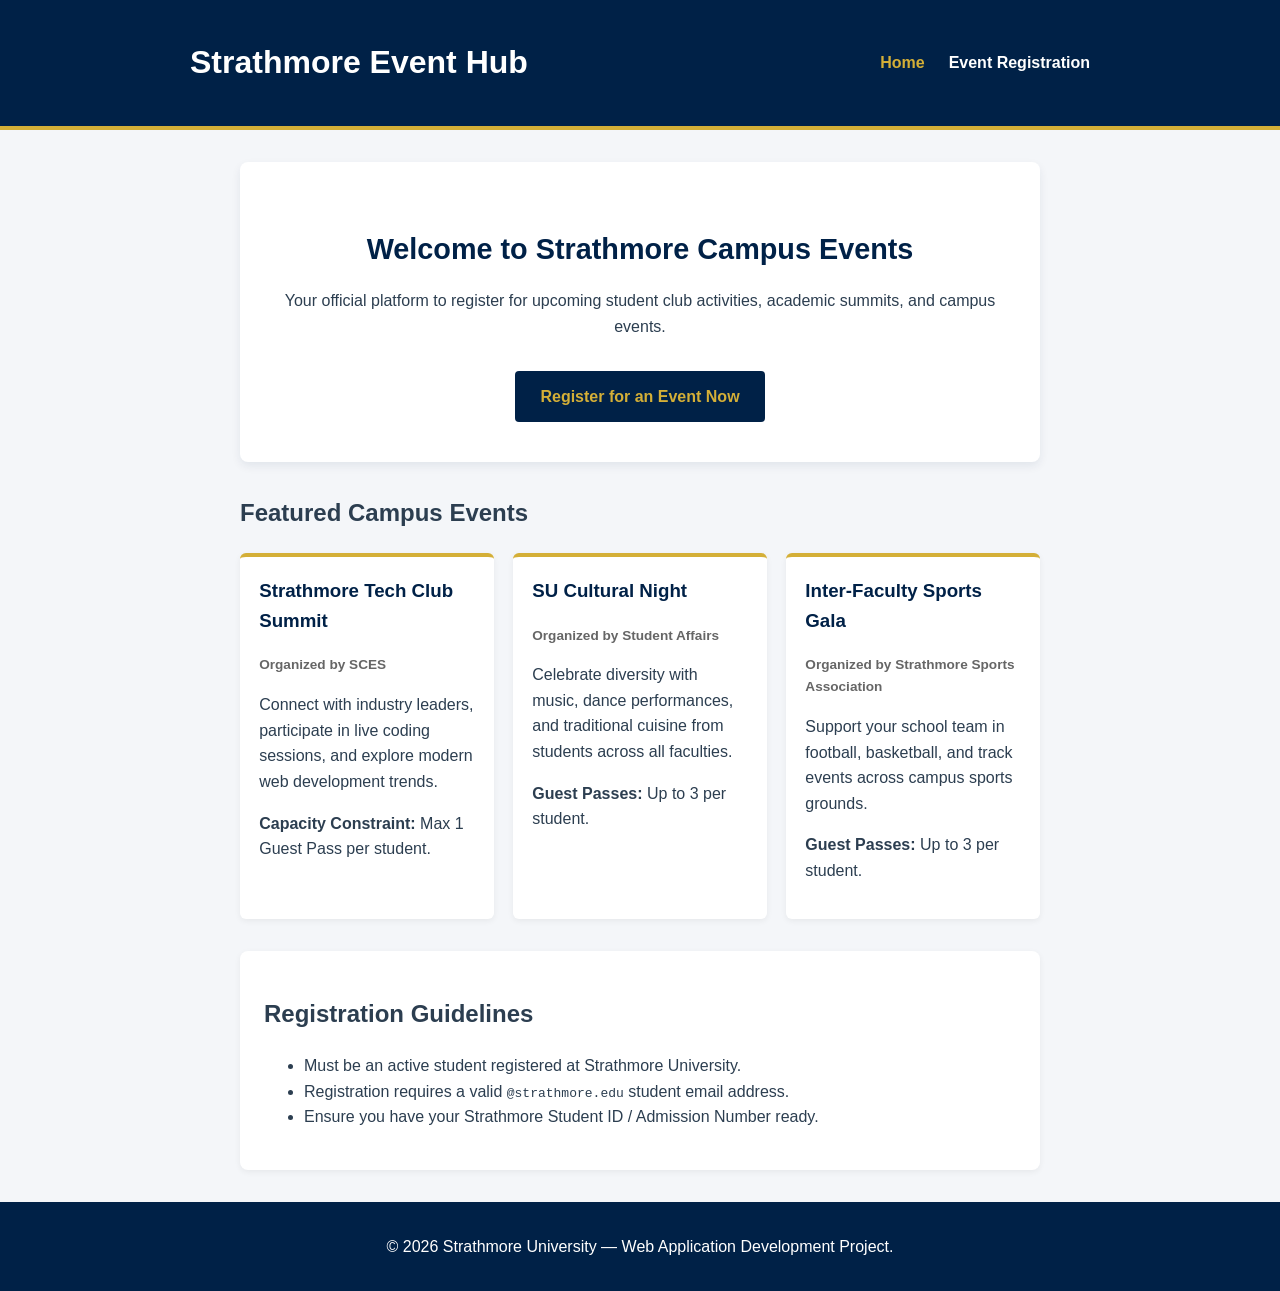
<file: index.html>
<!DOCTYPE html>
<html lang="en">
<head>
    <meta charset="UTF-8">
    <meta name="viewport" content="width=device-width, initial-scale=1.0">
    <title>Strathmore Campus Event Hub - Home</title>
    <link rel="stylesheet" href="css/style.css">
</head>
<body>
    <header>
        <div class="header-container">
            <h1>Strathmore Event Hub</h1>
            <nav>
                <ul>
                    <li><a href="index.html" class="active">Home</a></li>
                    <li><a href="form.html">Event Registration</a></li>
                </ul>
            </nav>
        </div>
    </header>

    <main>
        <section class="hero-section">
            <h2>Welcome to Strathmore Campus Events</h2>
            <p>Your official platform to register for upcoming student club activities, academic summits, and campus events.</p>
            <a href="form.html" class="cta-button">Register for an Event Now</a>
        </section>

        <section class="events-overview">
            <h2>Featured Campus Events</h2>
            
            <div class="events-grid">
                <article class="event-card">
                    <h3>Strathmore Tech Club Summit</h3>
                    <p class="event-faculty">Organized by SCES</p>
                    <p>Connect with industry leaders, participate in live coding sessions, and explore modern web development trends.</p>
                    <p><strong>Capacity Constraint:</strong> Max 1 Guest Pass per student.</p>
                </article>

                <article class="event-card">
                    <h3>SU Cultural Night</h3>
                    <p class="event-faculty">Organized by Student Affairs</p>
                    <p>Celebrate diversity with music, dance performances, and traditional cuisine from students across all faculties.</p>
                    <p><strong>Guest Passes:</strong> Up to 3 per student.</p>
                </article>

                <article class="event-card">
                    <h3>Inter-Faculty Sports Gala</h3>
                    <p class="event-faculty">Organized by Strathmore Sports Association</p>
                    <p>Support your school team in football, basketball, and track events across campus sports grounds.</p>
                    <p><strong>Guest Passes:</strong> Up to 3 per student.</p>
                </article>
            </div>
        </section>

        <section class="guidelines-section">
            <h2>Registration Guidelines</h2>
            <ul>
                <li>Must be an active student registered at Strathmore University.</li>
                <li>Registration requires a valid <code>@strathmore.edu</code> student email address.</li>
                <li>Ensure you have your Strathmore Student ID / Admission Number ready.</li>
            </ul>
        </section>
    </main>

    <footer>
        <p>&copy; 2026 Strathmore University — Web Application Development Project.</p>
    </footer>
</body>
</html>
</file>
<file: css/style.css>
:root {
    --su-navy: #002147;
    --su-gold: #D4AF37;
    --su-light-bg: #f4f6f9;
    --su-card: #ffffff;
    --error-red: #d9534f;
    --text-dark: #2c3e50;
}

body {
    font-family: 'Segoe UI', Arial, sans-serif;
    margin: 0;
    padding: 0;
    background-color: var(--su-light-bg);
    color: var(--text-dark);
    line-height: 1.6;
}

header {
    background-color: var(--su-navy);
    color: white;
    padding: 1rem 0;
    border-bottom: 4px solid var(--su-gold);
}

.header-container {
    max-width: 900px;
    margin: 0 auto;
    padding: 0 1rem;
    display: flex;
    justify-content: space-between;
    align-items: center;
}

nav ul {
    list-style: none;
    display: flex;
    gap: 1.5rem;
    margin: 0;
    padding: 0;
}

nav a {
    color: white;
    text-decoration: none;
    font-weight: bold;
}

nav a.active, nav a:hover, nav a:focus {
    color: var(--su-gold);
    outline: none;
}

main {
    max-width: 800px;
    margin: 2rem auto;
    padding: 0 1rem;
}

.form-container {
    background: var(--su-card);
    padding: 2rem;
    border-radius: 8px;
    box-shadow: 0 4px 10px rgba(0, 33, 71, 0.1);
}

.form-group {
    margin-bottom: 1.2rem;
    display: flex;
    flex-direction: column;
}

.fieldset-reset {
    border: 1px solid #ddd;
    padding: 1rem;
    border-radius: 6px;
}

legend {
    font-weight: bold;
    color: var(--su-navy);
}

.radio-label {
    display: block;
    margin-top: 0.5rem;
    font-weight: normal;
}

label {
    font-weight: 600;
    color: var(--su-navy);
    margin-bottom: 0.3rem;
}

input, select, textarea {
    padding: 0.7rem;
    border: 1px solid #ccc;
    border-radius: 4px;
    font-size: 1rem;
}

input:focus, select:focus, textarea:focus {
    border-color: var(--su-navy);
    outline: 2px solid var(--su-gold);
}

.field-error {
    color: var(--error-red);
    font-size: 0.85rem;
    margin-top: 0.2rem;
}

.counter-text {
    font-size: 0.8rem;
    color: #666;
    margin-top: 0.2rem;
}

.preview-card {
    background-color: #eef2f7;
    border-left: 5px solid var(--su-navy);
    padding: 1rem;
    margin: 1.5rem 0;
    border-radius: 4px;
}

.preview-card h3 {
    margin-top: 0;
    color: var(--su-navy);
}

button {
    background-color: var(--su-navy);
    color: var(--su-gold);
    padding: 0.9rem 1.5rem;
    border: none;
    border-radius: 4px;
    font-size: 1.1rem;
    font-weight: bold;
    cursor: pointer;
    width: 100%;
    transition: background-color 0.2s ease;
}

button:hover, button:focus {
    background-color: #001733;
}

.status-box {
    padding: 0.75rem;
    margin-bottom: 1rem;
    border-radius: 4px;
    display: none;
}

.status-box.active-error {
    display: block;
    background-color: #f8d7da;
    color: var(--error-red);
    border: 1px solid #f5c6cb;
}

/* Home / Landing Page Styles */
.hero-section {
    text-align: center;
    padding: 2.5rem 1.5rem;
    background: var(--su-card);
    border-radius: 8px;
    margin-bottom: 2rem;
    box-shadow: 0 4px 10px rgba(0, 33, 71, 0.08);
}

.hero-section h2 {
    color: var(--su-navy);
    font-size: 1.8rem;
    margin-bottom: 0.5rem;
}

.cta-button {
    display: inline-block;
    margin-top: 1rem;
    background-color: var(--su-navy);
    color: var(--su-gold);
    padding: 0.8rem 1.6rem;
    text-decoration: none;
    font-weight: bold;
    border-radius: 4px;
}

.events-grid {
    display: grid;
    grid-template-columns: repeat(auto-fit, minmax(220px, 1fr));
    gap: 1.2rem;
    margin-bottom: 2rem;
}

.event-card {
    background: var(--su-card);
    padding: 1.2rem;
    border-radius: 6px;
    border-top: 4px solid var(--su-gold);
    box-shadow: 0 2px 6px rgba(0, 0, 0, 0.06);
}

.event-card h3 {
    margin-top: 0;
    color: var(--su-navy);
}

.event-faculty {
    font-size: 0.85rem;
    font-weight: bold;
    color: #666;
}

.guidelines-section {
    background: var(--su-card);
    padding: 1.5rem;
    border-radius: 8px;
    box-shadow: 0 2px 6px rgba(0, 0, 0, 0.06);
}

footer {
    text-align: center;
    padding: 1rem;
    margin-top: 2rem;
    background: var(--su-navy);
    color: white;
}

/* Responsive Media Query */
@media (max-width: 600px) {
    .header-container {
        flex-direction: column;
        align-items: flex-start;
    }
    nav ul {
        margin-top: 0.5rem;
    }
    .form-container {
        padding: 1.2rem;
    }
}
</file>
